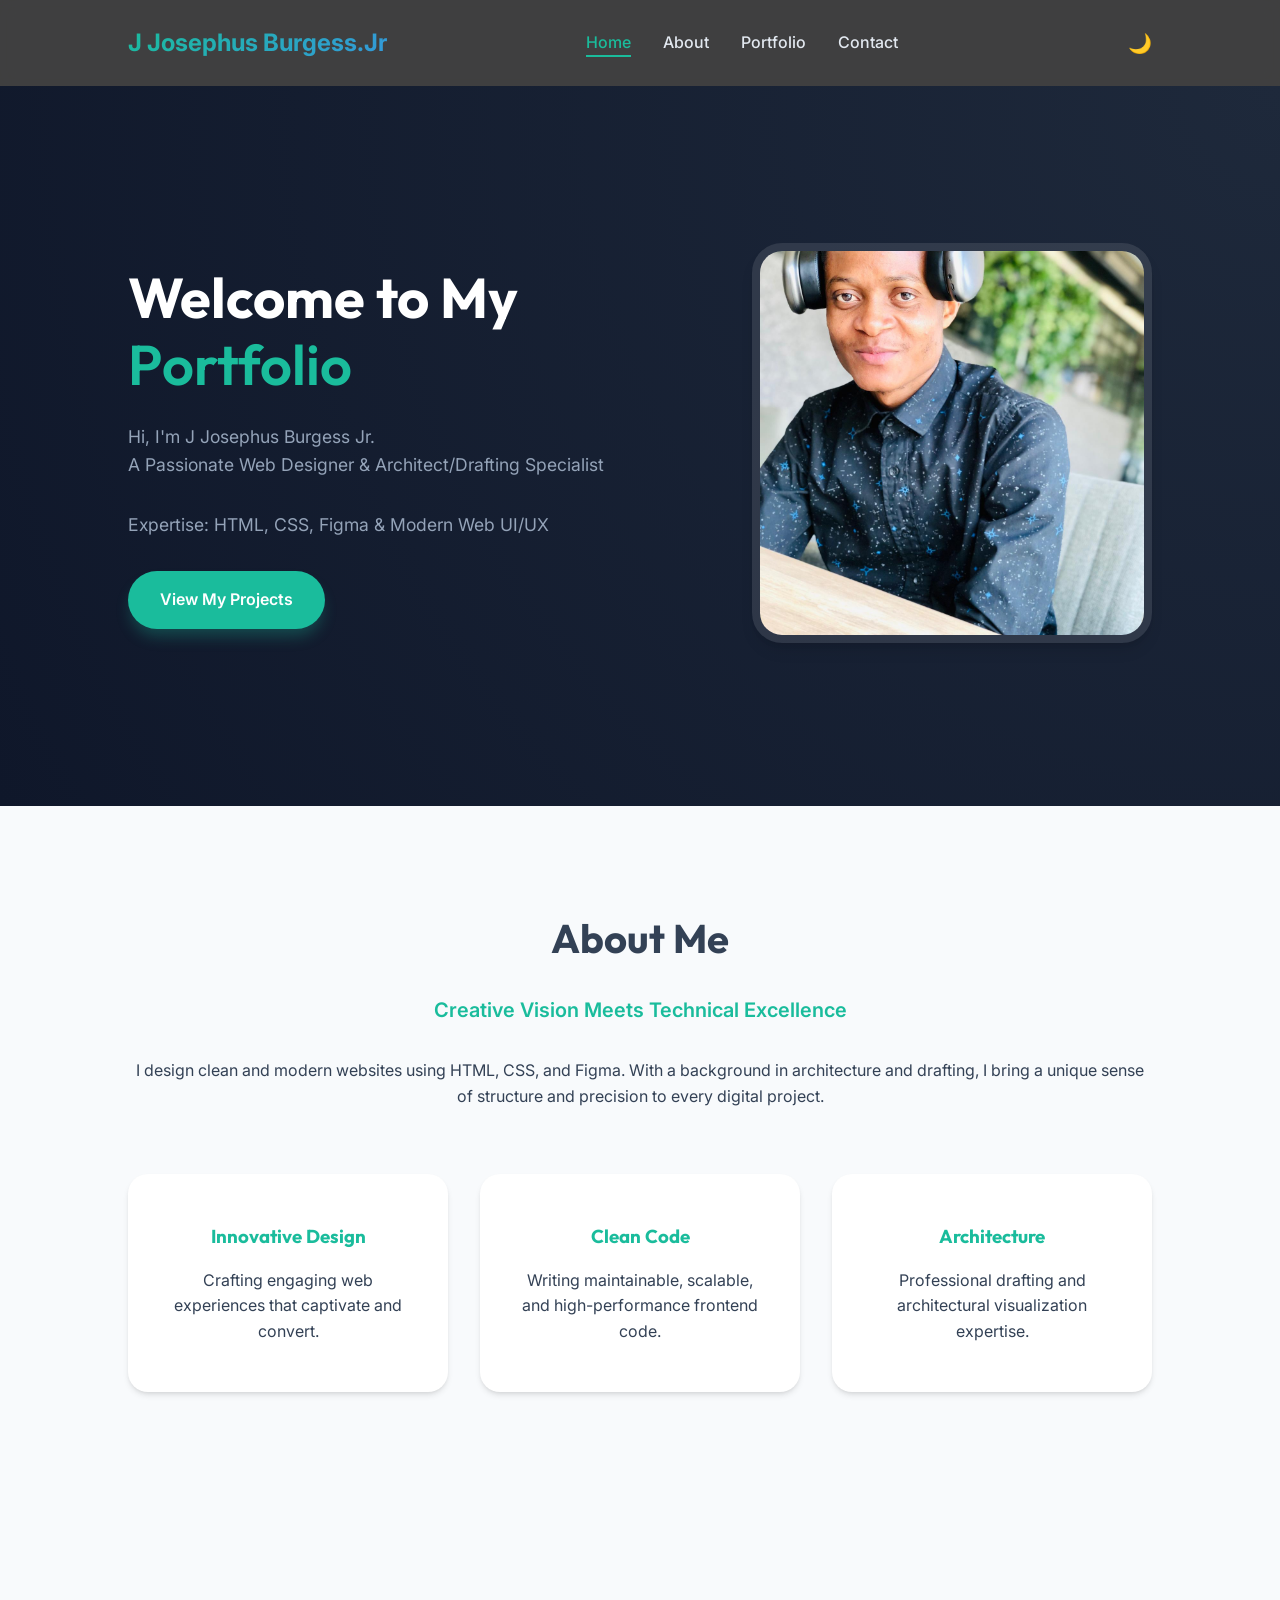
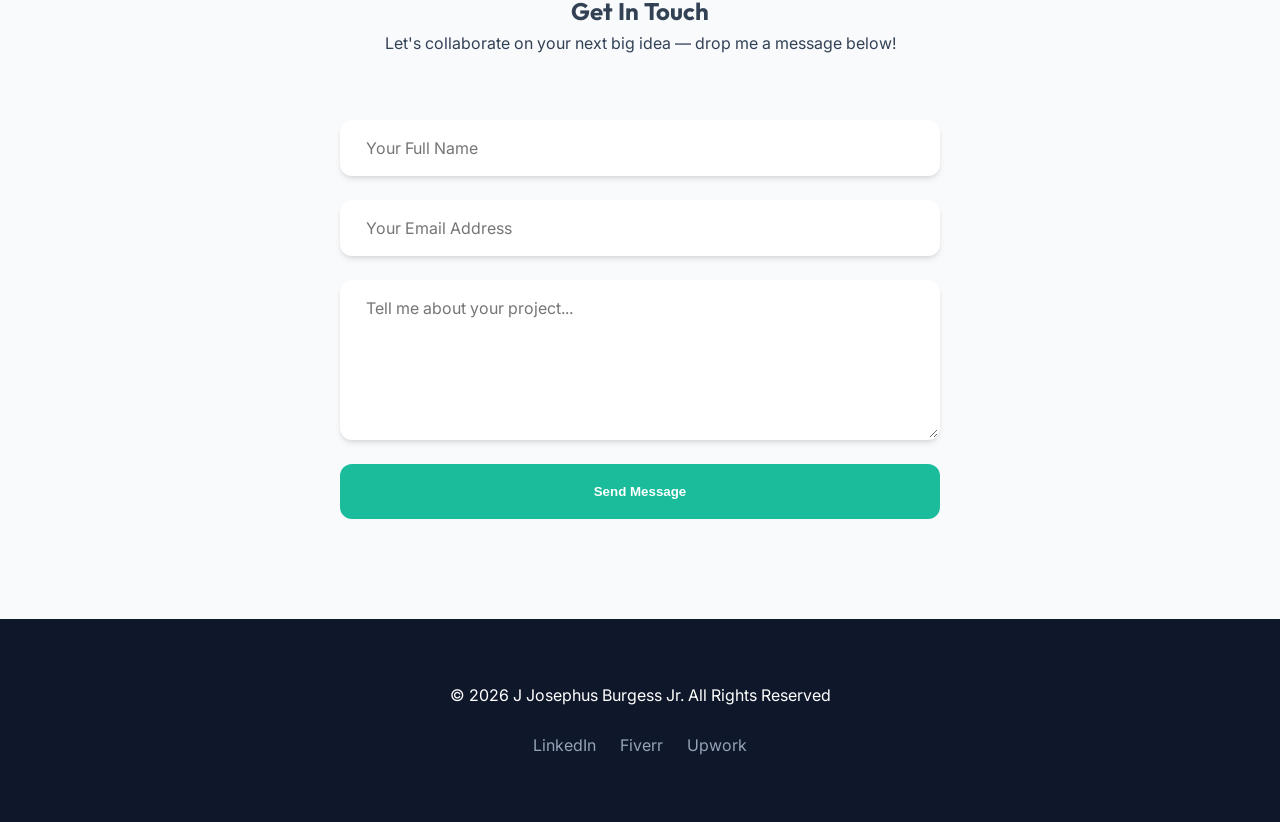
<file: index.html>
<!DOCTYPE html>
<html lang="en">

<head>
    <meta charset="UTF-8">
    <meta name="viewport" content="width=device-width, initial-scale=1.0">
    <meta name="description"
        content="Professional Portfolio of J Josephus Burgess Jr. - Web Designer, Architect, and Drafting Expert.">
    <title>J Josephus Burgess Jr. | Portfolio</title>
    <link rel="stylesheet" href="style.css">
</head>

<body>

    <!-- Navbar -->
    <nav class="navbar">
        <div class="logo">J Josephus Burgess.Jr</div>
        <ul class="nav-links">
            <li><a href="index.html" class="active">Home</a></li>
            <li><a href="#about">About</a></li>
            <li><a href="portfolio.html">Portfolio</a></li>
            <li><a href="#contact">Contact</a></li>
        </ul>
        <button class="theme-toggle" id="theme-toggle">🌙</button>
        <button class="hamburger" id="hamburger" aria-label="Open menu">
            <span></span>
            <span></span>
            <span></span>
        </button>
    </nav>

    <!-- Hero Section -->
    <section class="hero">
        <div class="hero-text">
            <h1>Welcome to My <span class="typing-text">Portfolio</span></h1>
            <p>Hi, I'm J Josephus Burgess Jr.<br> A Passionate Web Designer & Architect/Drafting Specialist</p>
            <p>Expertise: HTML, CSS, Figma & Modern Web UI/UX</p>
            <a href="portfolio.html" class="btn">View My Projects</a>
        </div>

        <div class="hero-img animate-on-scroll">
            <img src="images/jb.jpeg" alt="J Josephus Burgess Jr.">
        </div>
    </section>


    <!-- About -->
    <section id="about" class="about animate-on-scroll">
        <h2>About Me</h2>
        <p class="highlight">
            Creative Vision Meets Technical Excellence
        </p>

        <p>
            I design clean and modern websites using HTML, CSS, and Figma.
            With a background in architecture and drafting, I bring a unique sense of structure and precision to every
            digital project.
        </p>

        <div class="about-boxes">
            <div class="box animate-on-scroll">
                <h3>Innovative Design</h3>
                <p>Crafting engaging web experiences that captivate and convert.</p>
            </div>

            <div class="box animate-on-scroll">
                <h3>Clean Code</h3>
                <p>Writing maintainable, scalable, and high-performance frontend code.</p>
            </div>

            <div class="box animate-on-scroll">
                <h3>Architecture</h3>
                <p>Professional drafting and architectural visualization expertise.</p>
            </div>
        </div>
    </section>

    <!-- Contact Section -->
    <section id="contact" class="contact animate-on-scroll">
        <h2>Get In Touch</h2>
        <p>Let's collaborate on your next big idea — drop me a message below!</p>

        <form class="contact-form" id="contact-form" action="https://formspree.io/f/myklalwv" method="POST">
            <input type="text" id="name" name="name" placeholder="Your Full Name" required>
            <input type="email" id="email" name="email" placeholder="Your Email Address" required>
            <textarea id="message" name="message" placeholder="Tell me about your project..." required></textarea>
            <button type="submit">Send Message</button>
        </form>
    </section>

    <!-- Footer -->
    <footer>
        <p>© 2026 J Josephus Burgess Jr. All Rights Reserved</p>
        <div class="social">
            <a href="#">LinkedIn</a>
            <a href="#">Fiverr</a>
            <a href="#">Upwork</a>
        </div>
    </footer>

    <!-- Back to Top -->
    <button class="back-to-top" id="back-to-top" aria-label="Back to top">↑</button>

    <script src="script.js"></script>
</body>

</html>
</file>
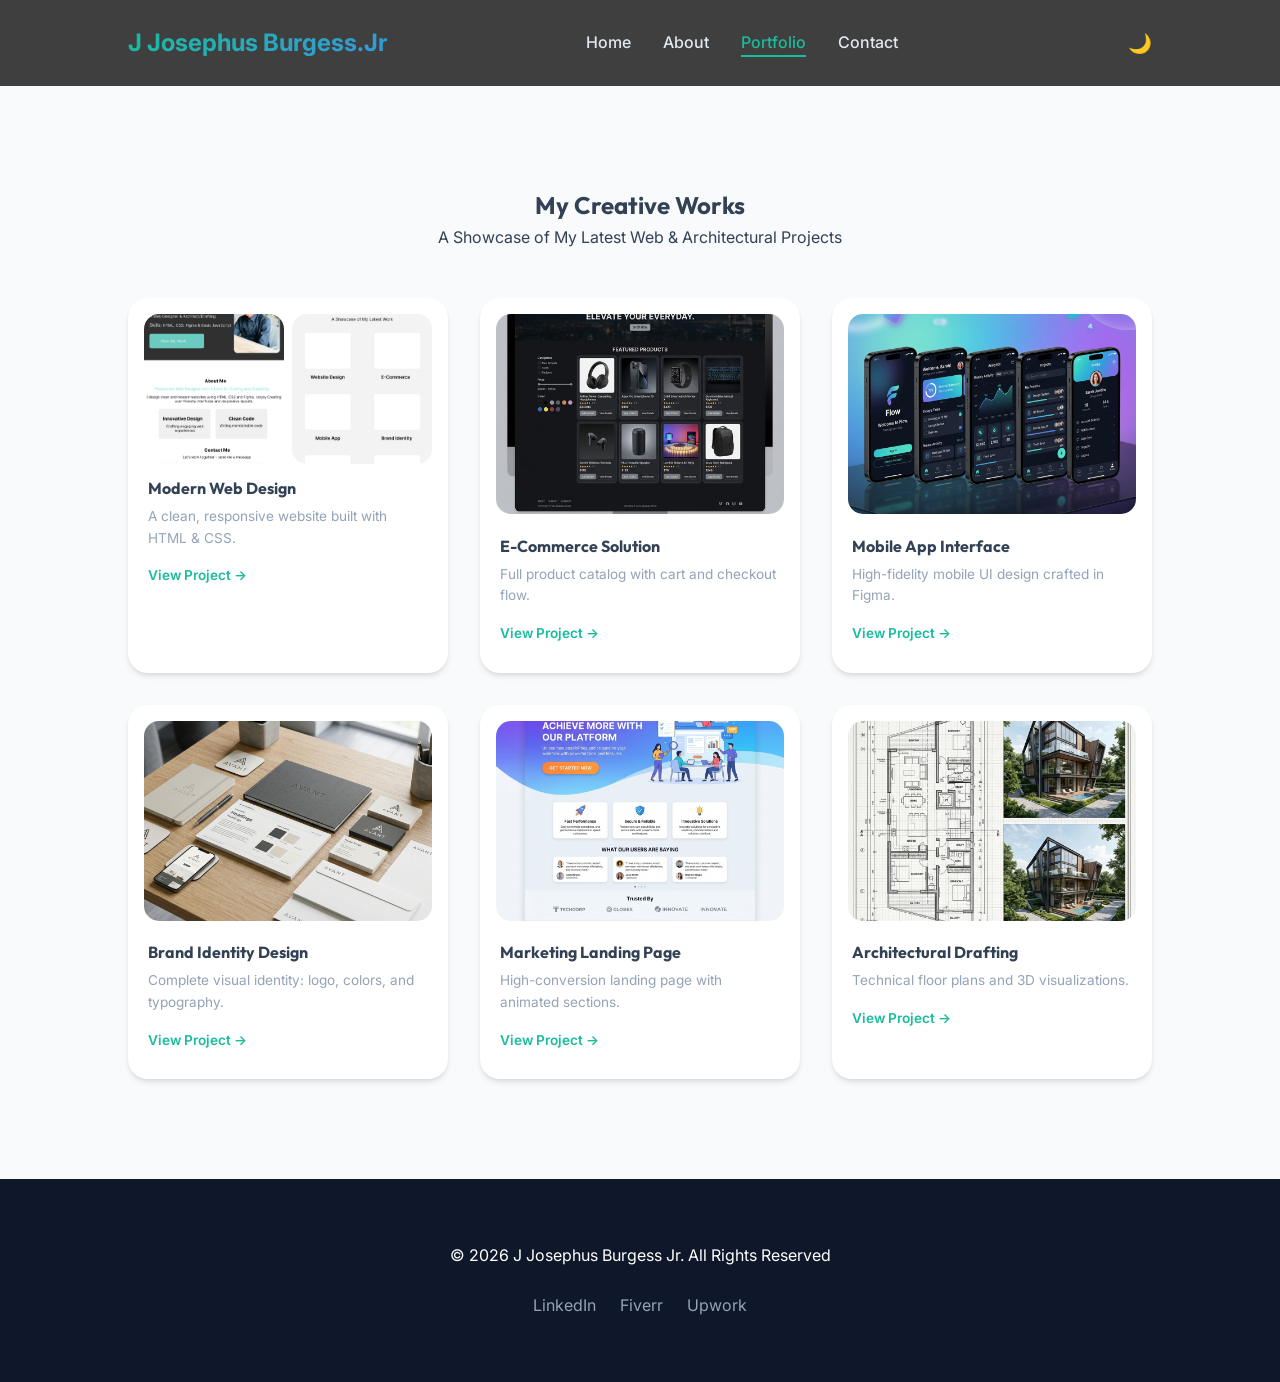
<file: portfolio.html>
<!DOCTYPE html>
<html lang="en">
<head>
    <meta charset="UTF-8">
    <meta name="viewport" content="width=device-width, initial-scale=1.0">
    <title>My Projects | J Josephus Burgess Jr.</title>
    <link rel="stylesheet" href="style.css">
</head>
<body>

    <!-- Navbar -->
    <nav class="navbar">
        <div class="logo">J Josephus Burgess.Jr</div>
        <ul class="nav-links">
            <li><a href="index.html">Home</a></li>
            <li><a href="index.html#about">About</a></li>
            <li><a href="portfolio.html" class="active">Portfolio</a></li>
            <li><a href="index.html#contact">Contact</a></li>
        </ul>
        <button class="theme-toggle" id="theme-toggle">🌙</button>
        <button class="hamburger" id="hamburger" aria-label="Open menu">
            <span></span>
            <span></span>
            <span></span>
        </button>
    </nav>

    <section class="portfolio-page">
        <h1 class="animate-on-scroll">My Creative Works</h1>
        <p class="animate-on-scroll">A Showcase of My Latest Web & Architectural Projects</p>
        
        <div class="portfolio-grid">

            <div class="portfolio-item animate-on-scroll">
                <div class="two-images">
                    <img src="images/01.jpeg" alt="Website Design 1">
                    <img src="images/02.jpeg" alt="Website Design 2">
                </div>
                <h3>Modern Web Design</h3>
                <p>A clean, responsive website built with HTML &amp; CSS.</p>
                <a href="images/01.jpeg" target="_blank" class="view-link">View Project &rarr;</a>
            </div>

            <div class="portfolio-item animate-on-scroll">
                <img src="images/p2.jpg" alt="E-Commerce Project">
                <h3>E-Commerce Solution</h3>
                <p>Full product catalog with cart and checkout flow.</p>
                <a href="images/p2.jpg" target="_blank" class="view-link">View Project &rarr;</a>
            </div>

            <div class="portfolio-item animate-on-scroll">
                <img src="images/p3.jpg" alt="Mobile App UI">
                <h3>Mobile App Interface</h3>
                <p>High-fidelity mobile UI design crafted in Figma.</p>
                <a href="images/p3.jpg" target="_blank" class="view-link">View Project &rarr;</a>
            </div>

            <div class="portfolio-item animate-on-scroll">
                <img src="images/p4.jpg" alt="Brand Identity">
                <h3>Brand Identity Design</h3>
                <p>Complete visual identity: logo, colors, and typography.</p>
                <a href="images/p4.jpg" target="_blank" class="view-link">View Project &rarr;</a>
            </div>

            <div class="portfolio-item animate-on-scroll">
                <img src="images/p5.jpg" alt="Landing Page">
                <h3>Marketing Landing Page</h3>
                <p>High-conversion landing page with animated sections.</p>
                <a href="images/p5.jpg" target="_blank" class="view-link">View Project &rarr;</a>
            </div>

            <div class="portfolio-item animate-on-scroll">
                <img src="images/p6.jpg" alt="Architectural Drafting">
                <h3>Architectural Drafting</h3>
                <p>Technical floor plans and 3D visualizations.</p>
                <a href="images/p6.jpg" target="_blank" class="view-link">View Project &rarr;</a>
            </div>

        </div>
    </section>

    <footer>
        <p>© 2026 J Josephus Burgess Jr. All Rights Reserved</p>
        <div class="social">
            <a href="#">LinkedIn</a>
            <a href="#">Fiverr</a>
            <a href="#">Upwork</a>
        </div>
    </footer>

    <!-- Back to Top -->
    <button class="back-to-top" id="back-to-top" aria-label="Back to top">↑</button>

    <script src="script.js"></script>
</body>
</html>
</file>
<file: style.css>
@import url('https://fonts.googleapis.com/css2?family=Inter:wght@300;400;500;600&family=Outfit:wght@400;600;700&display=swap');

:root {
    --primary-color: #1abc9c;
    --primary-hover: #16a085;
    --bg-light: #f8fafc;
    --bg-dark: #0f172a;
    --text-light: #334155;
    --text-dark: #f1f5f9;
    --card-bg-light: #ffffff;
    --card-bg-dark: #1e293b;
    --nav-bg: rgba(17, 17, 17, 0.8);
    --transition: all 0.3s cubic-bezier(0.4, 0, 0.2, 1);
    --shadow: 0 4px 6px -1px rgb(0 0 0 / 0.1), 0 2px 4px -2px rgb(0 0 0 / 0.1);
    --shadow-lg: 0 10px 15px -3px rgb(0 0 0 / 0.1), 0 4px 6px -4px rgb(0 0 0 / 0.1);
}

* {
    margin: 0;
    padding: 0;
    box-sizing: border-box;
}

html {
    scroll-behavior: smooth;
    background: var(--bg-light);
    height: 100%;
}

body {
    background: var(--bg-light);
    color: var(--text-light);
    font-family: 'Inter', sans-serif;
    line-height: 1.6;
    transition: var(--transition);
    min-height: 100%;
    display: flex;
    flex-direction: column;
    overflow-x: hidden;
}

body.dark-mode {
    background: var(--bg-dark);
    color: var(--text-dark);
}

html.dark-mode {
    background: var(--bg-dark);
}

h1, h2, h3 {
    font-family: 'Outfit', sans-serif;
    font-weight: 700;
}

/* NAVBAR */
.navbar {
    display: flex;
    justify-content: space-between;
    align-items: center;
    padding: 1.5rem 10%;
    background: var(--nav-bg);
    backdrop-filter: blur(10px);
    -webkit-backdrop-filter: blur(10px);
    color: white;
    position: sticky;
    top: 0;
    z-index: 1000;
    transition: var(--transition);
}

.logo {
    font-size: 1.5rem;
    font-weight: 700;
    background: linear-gradient(135deg, #1abc9c, #3498db);
    -webkit-background-clip: text;
    background-clip: text;
    -webkit-text-fill-color: transparent;
    color: transparent;
}

.nav-links {
    display: flex;
    list-style: none;
    gap: 2rem;
}

.nav-links a {
    color: #e2e8f0;
    text-decoration: none;
    font-weight: 500;
    transition: var(--transition);
    position: relative;
}

.nav-links a:hover {
    color: var(--primary-color);
}

.nav-links a::after {
    content: '';
    position: absolute;
    bottom: -5px;
    left: 0;
    width: 0;
    height: 2px;
    background: var(--primary-color);
    transition: var(--transition);
}

.nav-links a:hover::after {
    width: 100%;
}

.theme-toggle {
    background: none;
    border: none;
    color: white;
    font-size: 1.2rem;
    cursor: pointer;
    margin-left: 2rem;
}

/* Active nav link */
.navbar a.active {
    color: var(--primary-color);
}

.navbar a.active::after {
    width: 100%;
}

/* HAMBURGER MENU */
.hamburger {
    display: none;
    flex-direction: column;
    gap: 5px;
    cursor: pointer;
    background: none;
    border: none;
    padding: 4px;
    margin-left: 1rem;
}

.hamburger span {
    width: 25px;
    height: 2px;
    background: white;
    display: block;
    border-radius: 2px;
    transition: var(--transition);
}

.hamburger.open span:nth-child(1) {
    transform: translateY(7px) rotate(45deg);
}

.hamburger.open span:nth-child(2) {
    opacity: 0;
}

.hamburger.open span:nth-child(3) {
    transform: translateY(-7px) rotate(-45deg);
}

/* BACK TO TOP BUTTON */
.back-to-top {
    display: none;
    position: fixed;
    bottom: 2rem;
    right: 2rem;
    background: var(--primary-color);
    color: white;
    border: none;
    border-radius: 50%;
    width: 48px;
    height: 48px;
    font-size: 1.4rem;
    cursor: pointer;
    box-shadow: var(--shadow-lg);
    transition: var(--transition);
    z-index: 999;
    align-items: center;
    justify-content: center;
}

.back-to-top:hover {
    background: var(--primary-hover);
    transform: translateY(-3px);
}

/* HERO SECTION */
.hero {
    display: flex;
    align-items: center;
    justify-content: space-between;
    padding: 100px 10%;
    background: radial-gradient(circle at top right, #1e293b, #0f172a);
    color: white;
    min-height: 80vh;
}

.hero-text {
    max-width: 600px;
}

.hero-text h1 {
    font-size: 3.5rem;
    line-height: 1.2;
    margin-bottom: 1.5rem;
}

.typing-text {
    color: var(--primary-color);
    font-weight: 600;
}

.hero-text p {
    font-size: 1.1rem;
    margin-bottom: 2rem;
    color: #94a3b8;
}

.btn {
    display: inline-block;
    background: var(--primary-color);
    color: white;
    padding: 1rem 2rem;
    text-decoration: none;
    border-radius: 50px;
    font-weight: 600;
    transition: var(--transition);
    box-shadow: 0 10px 15px -3px rgba(26, 188, 156, 0.3);
}

.btn:hover {
    background: var(--primary-hover);
    transform: translateY(-3px);
    box-shadow: 0 20px 25px -5px rgba(26, 188, 156, 0.4);
}

.hero-img img {
    width: 400px;
    height: 400px;
    object-fit: cover;
    border-radius: 30px;
    box-shadow: var(--shadow-lg);
    border: 8px solid rgba(255, 255, 255, 0.1);
}

/* ABOUT SECTION */
.about {
    padding: 100px 10%;
    text-align: center;
    background: transparent;
}

.about h2 {
    font-size: 2.5rem;
    margin-bottom: 1.5rem;
}

.highlight {
    color: var(--primary-color);
    font-size: 1.25rem;
    font-weight: 600;
    margin-bottom: 2rem;
}

.about-boxes {
    display: flex;
    justify-content: center;
    gap: 2rem;
    margin-top: 4rem;
}

.box {
    background: var(--card-bg-light);
    padding: 3rem 2rem;
    border-radius: 20px;
    box-shadow: var(--shadow);
    transition: var(--transition);
    flex: 1;
    max-width: 350px;
}

body.dark-mode .box {
    background: var(--card-bg-dark);
}

.box:hover {
    transform: translateY(-10px);
    box-shadow: var(--shadow-lg);
}

.box h3 {
    margin-bottom: 1rem;
    color: var(--primary-color);
}

/* PORTFOLIO GRID */
.portfolio-page {
    padding: 100px 10%;
    text-align: center;
    min-height: 100vh;
    background: var(--bg-light);
}

body.dark-mode .portfolio-page {
    background: var(--bg-dark);
}

.portfolio-grid {
    display: grid;
    grid-template-columns: repeat(auto-fit, minmax(300px, 1fr));
    gap: 2rem;
    margin-top: 3rem;
}

.portfolio-item {
    background: var(--card-bg-light);
    padding: 1rem;
    border-radius: 20px;
    box-shadow: var(--shadow);
    transition: var(--transition);
    overflow: hidden;
    text-align: left;
}

.portfolio-item h3 {
    margin: 0.75rem 0 0.25rem;
    font-size: 1rem;
    padding: 0 0.25rem;
}

.portfolio-item p {
    font-size: 0.85rem;
    color: #94a3b8;
    padding: 0 0.25rem;
    margin-bottom: 0.5rem;
}

.portfolio-item .view-link {
    display: inline-block;
    margin: 0.5rem 0.25rem 0.75rem;
    font-size: 0.85rem;
    color: var(--primary-color);
    text-decoration: none;
    font-weight: 600;
    transition: var(--transition);
}

.portfolio-item .view-link:hover {
    text-decoration: underline;
}

body.dark-mode .portfolio-item {
    background: var(--card-bg-dark);
}

.portfolio-item:hover {
    transform: scale(1.03);
    box-shadow: var(--shadow-lg);
}

.portfolio-item img {
    width: 100%;
    height: 200px;
    object-fit: cover;
    border-radius: 15px;
}

.two-images {
    display: flex;
    gap: 0.5rem;
}

.two-images img {
    width: 50%;
    height: 150px;
}

/* CONTACT SECTION */
.contact {
    padding: 100px 10%;
    background: transparent;
    text-align: center;
}

.contact-form {
    max-width: 600px;
    margin: 4rem auto 0;
    display: flex;
    flex-direction: column;
    gap: 1.5rem;
}

.contact-form input,
.contact-form textarea {
    padding: 1rem 1.5rem;
    border: 2px solid transparent;
    background: var(--card-bg-light);
    border-radius: 12px;
    font-size: 1rem;
    font-family: 'Inter', sans-serif;
    box-shadow: var(--shadow);
    color: var(--text-light);
    outline: none;
    transition: var(--transition);
}

.contact-form textarea {
    height: 160px;
    resize: vertical;
}

body.dark-mode .contact-form input,
body.dark-mode .contact-form textarea {
    background: var(--card-bg-dark);
    color: var(--text-dark);
}

.contact-form input:focus,
.contact-form textarea:focus {
    border-color: var(--primary-color);
}

.contact-form button {
    background: var(--primary-color);
    color: white;
    border: none;
    padding: 1.25rem;
    font-weight: 700;
    border-radius: 12px;
    cursor: pointer;
    transition: var(--transition);
}

.contact-form button:hover {
    background: var(--primary-hover);
    transform: scale(1.02);
}

/* ANIMATIONS */
.animate-on-scroll {
    opacity: 0;
    transform: translateY(30px);
    transition: all 0.8s ease-out;
}

.animate-on-scroll.animate {
    opacity: 1;
    transform: translateY(0);
}

/* FOOTER */
footer {
    background: #0f172a;
    color: white;
    text-align: center;
    padding: 4rem 10%;
    margin-top: auto;
    width: 100%;
    position: relative;
    z-index: 10;
}

.social {
    margin-top: 1.5rem;
    display: flex;
    justify-content: center;
    gap: 1.5rem;
}

.social a {
    color: #94a3b8;
    text-decoration: none;
    transition: var(--transition);
}

.social a:hover {
    color: var(--primary-color);
}

/* MOBILE RESPONSIVENESS */
@media (max-width: 992px) {
    .hero {
        flex-direction: column;
        text-align: center;
        padding-top: 60px;
    }
    
    .hero-text {
        margin-bottom: 4rem;
    }
    
    .hero-text h1 {
        font-size: 2.8rem;
    }
}

@media (max-width: 768px) {
    .navbar {
        padding: 1rem 5%;
        flex-wrap: wrap;
        gap: 0.5rem;
    }

    .hamburger {
        display: flex;
    }

    .nav-links {
        display: none;
        width: 100%;
        flex-direction: column;
        gap: 0;
        background: rgba(17, 17, 17, 0.98);
        border-radius: 12px;
        padding: 0.25rem 0;
        order: 3;
        margin-top: 0.5rem;
        box-shadow: var(--shadow-lg);
    }

    .nav-links.open {
        display: flex;
    }

    .nav-links li a {
        display: block;
        padding: 0.6rem 1.5rem;
        border-bottom: 1px solid rgba(255, 255, 255, 0.05);
    }

    .nav-links li:last-child a {
        border-bottom: none;
    }
    
    .hero-img img {
        width: 260px;
        height: 260px;
    }
    
    .about-boxes {
        flex-direction: column;
        align-items: center;
    }
    
    .box {
        max-width: 100%;
    }

    .portfolio-grid {
        grid-template-columns: 1fr;
    }

    .hero-text h1 {
        font-size: 2.2rem;
    }

    .contact {
        padding: 60px 5%;
    }

    footer {
        padding: 3rem 5%;
    }
}
</file>
